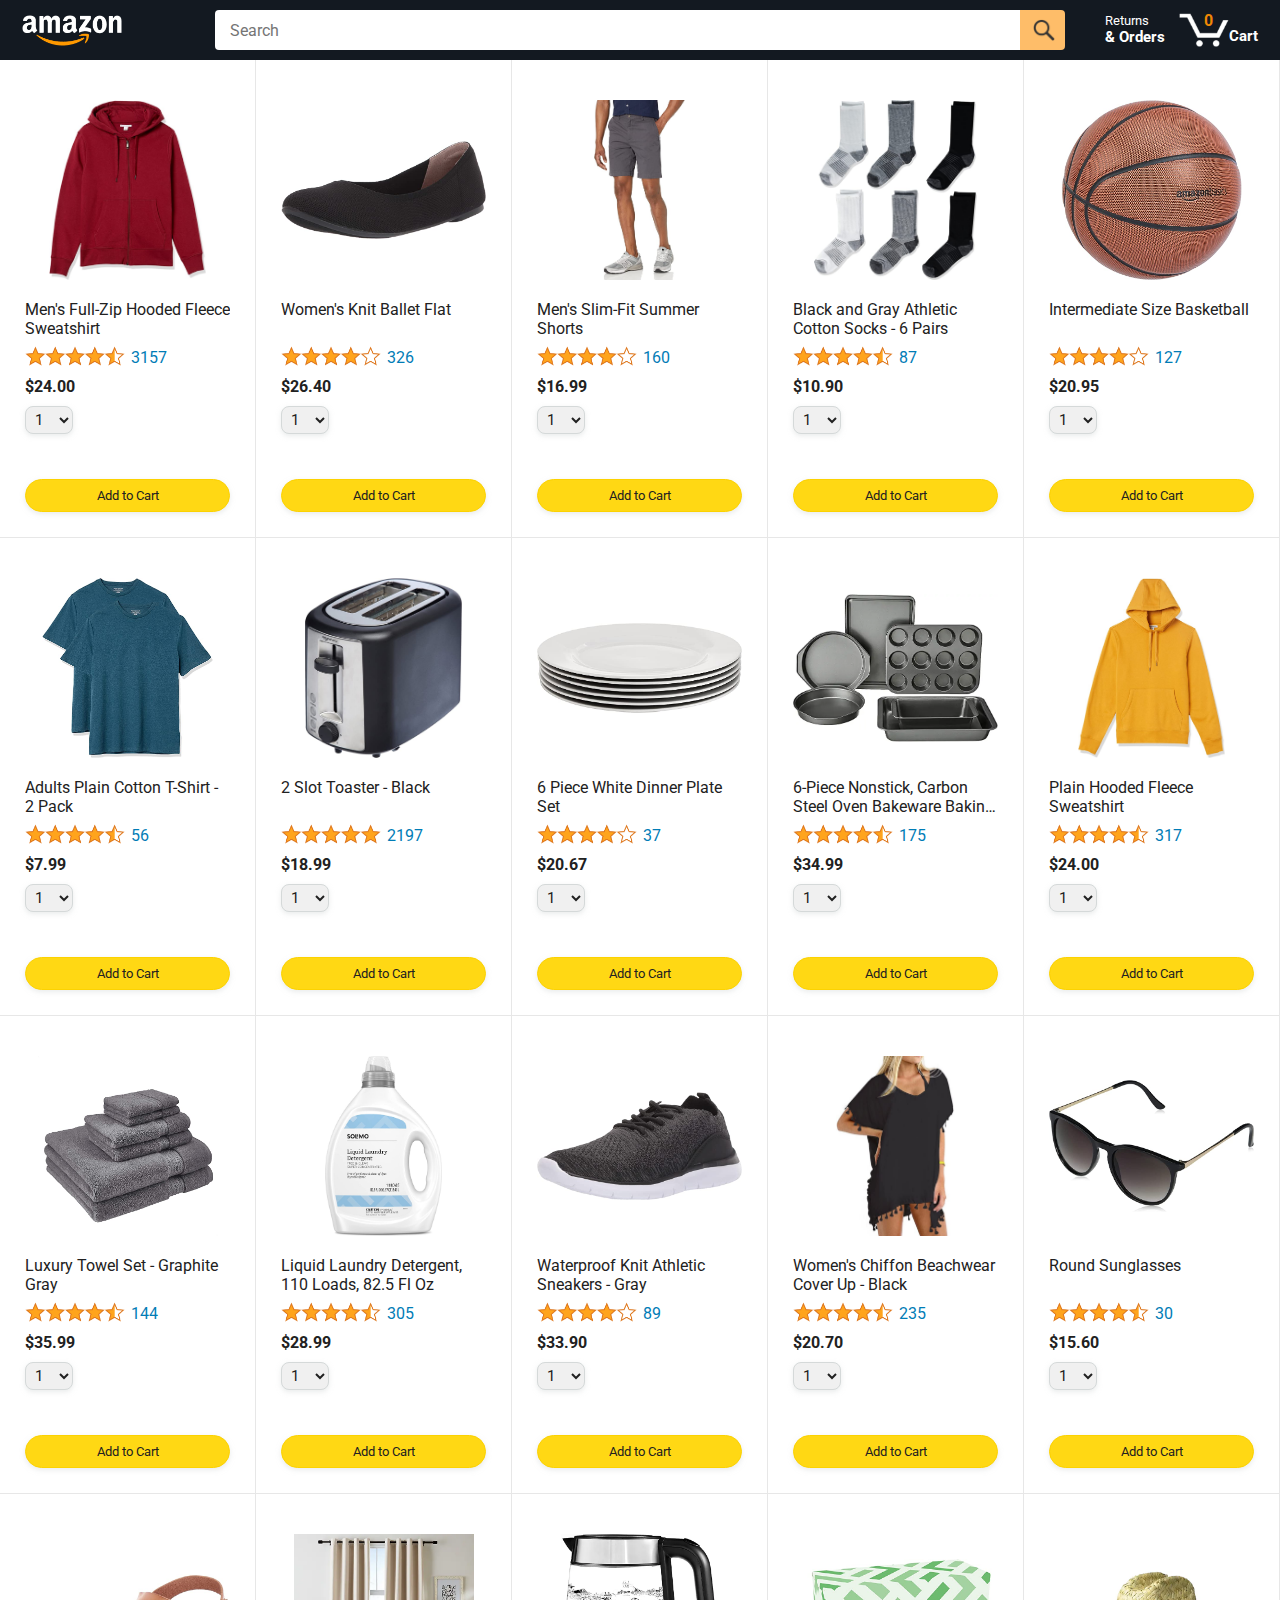
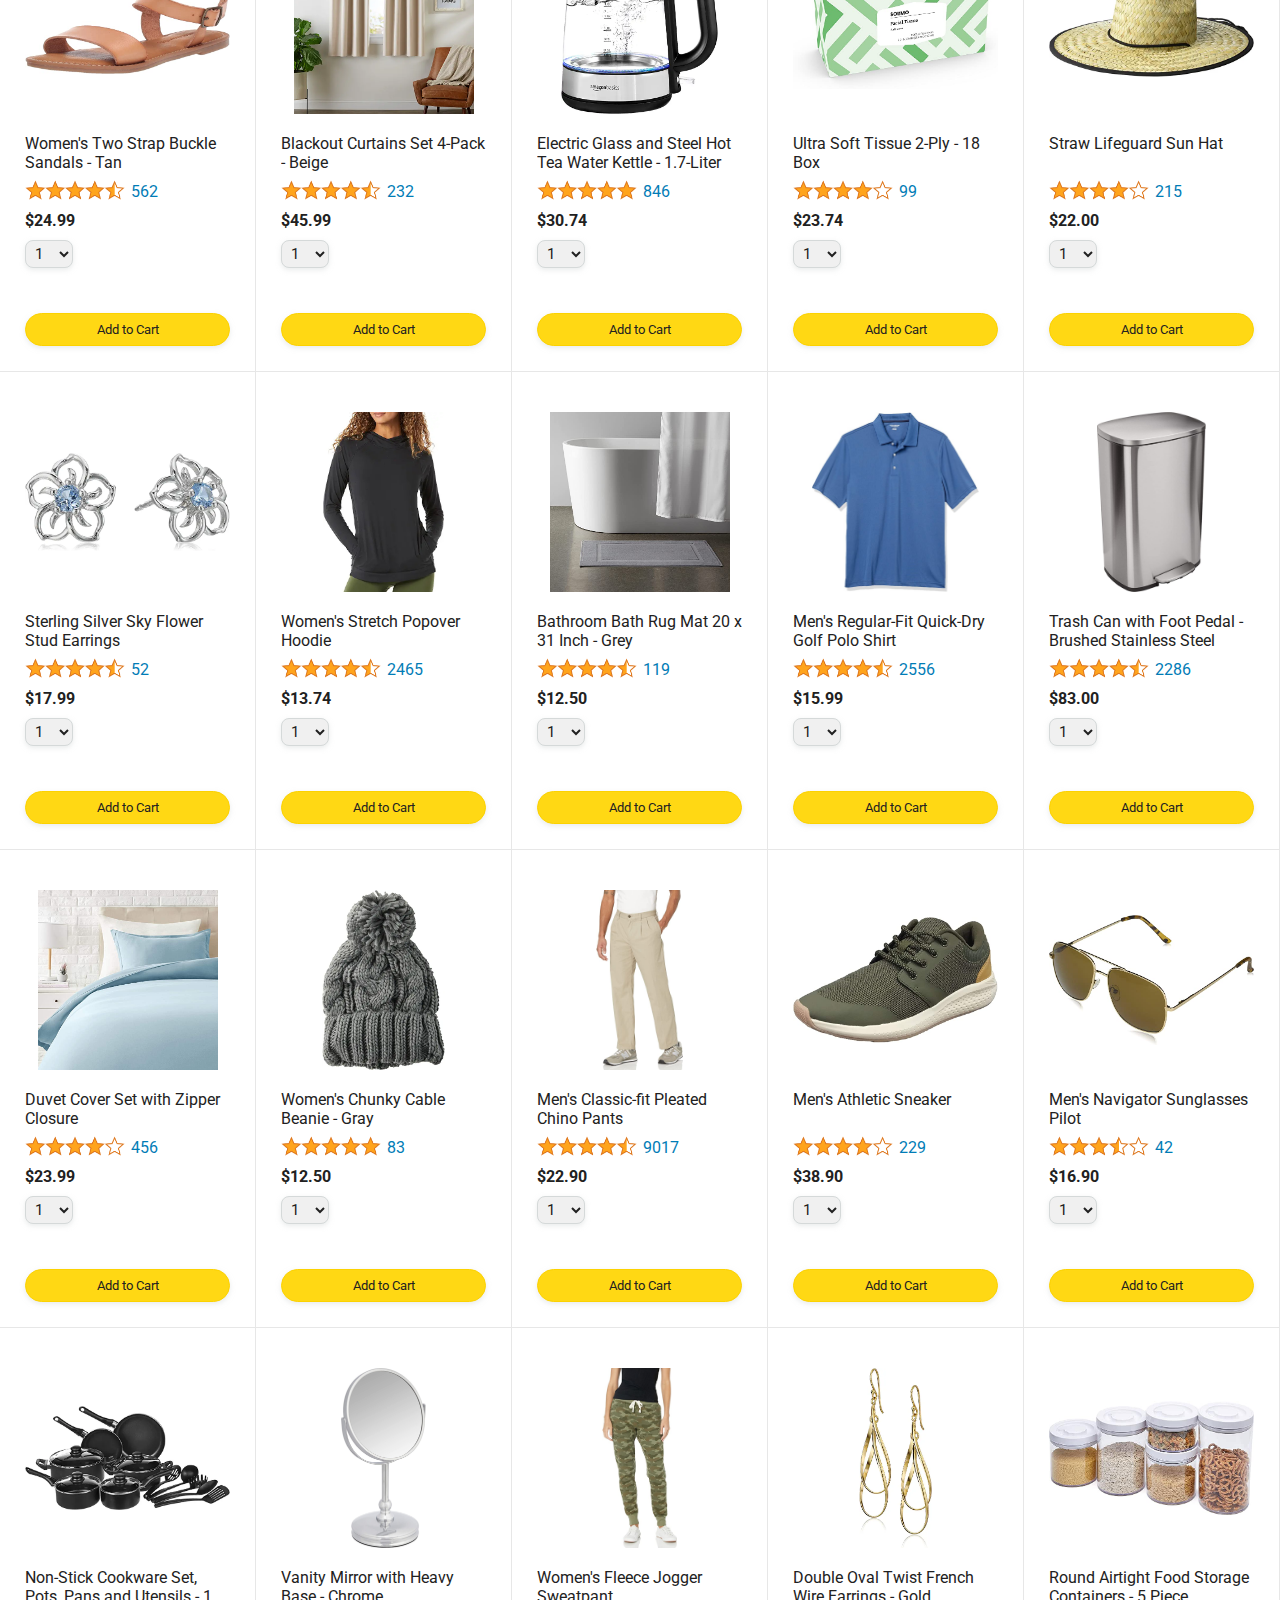
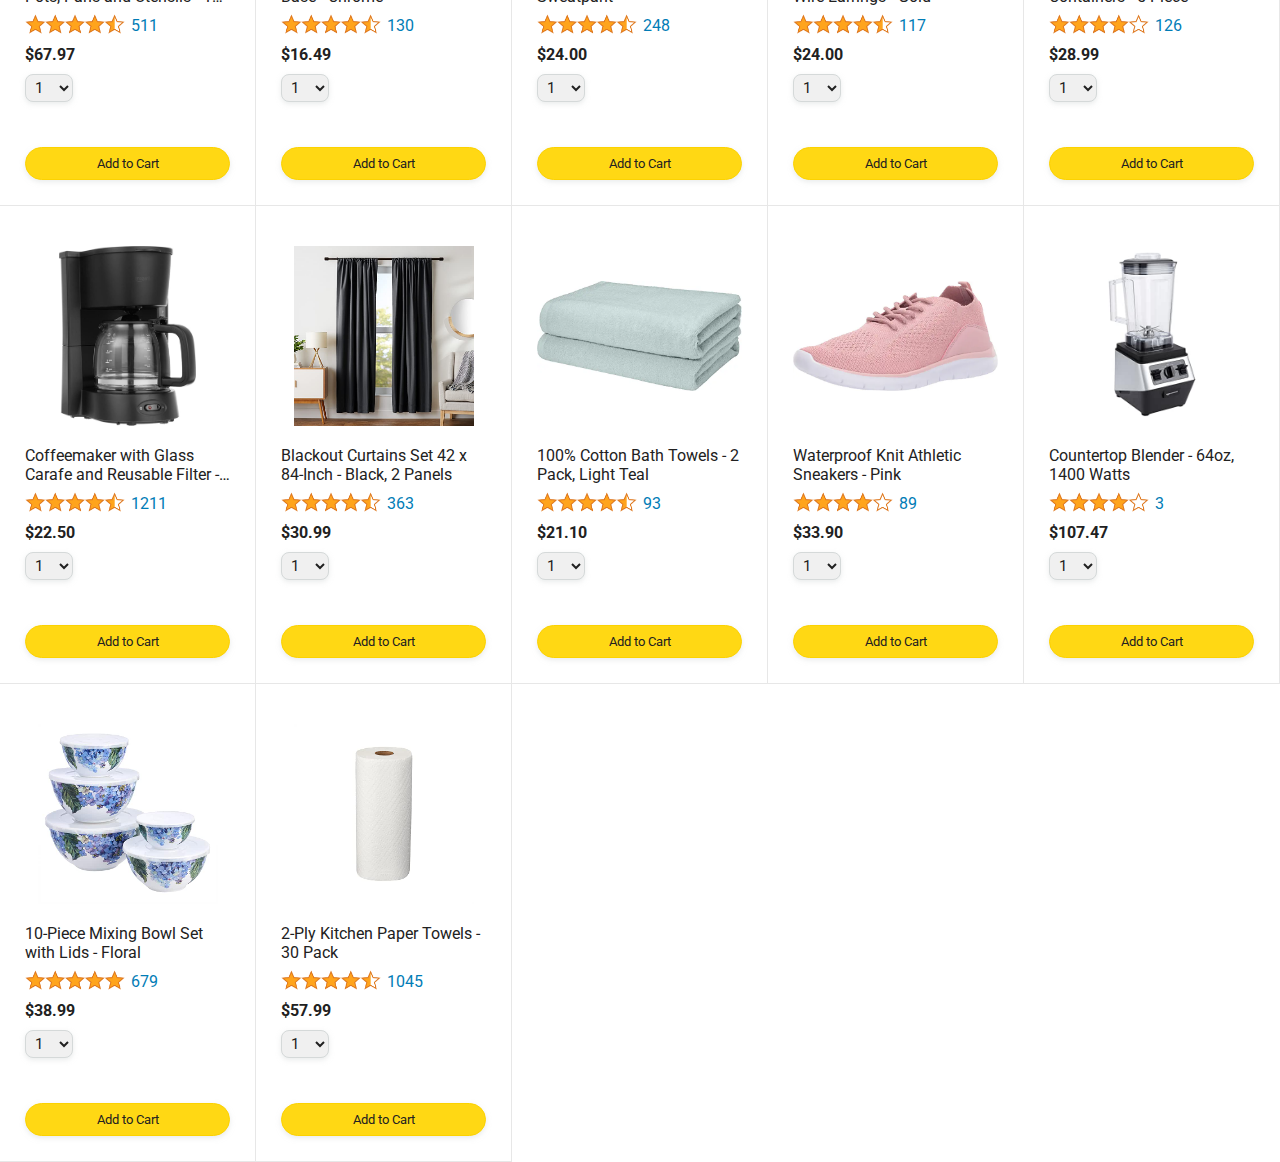
<file: index.html>
<!DOCTYPE html>
<html>
  <head>
    <title>Amazon Project</title>

    <!-- This code is needed for responsive design to work.
      (Responsive design = make the website look good on
      smaller screen sizes like a phone or a tablet). -->
    <meta name="viewport" content="width=device-width, initial-scale=1">

    <!-- Load a font called Roboto from Google Fonts. -->
    <link rel="preconnect" href="https://fonts.googleapis.com">
    <link rel="preconnect" href="https://fonts.gstatic.com" crossorigin>
    <link href="https://fonts.googleapis.com/css2?family=Roboto:wght@400;500;700&display=swap" rel="stylesheet">

    <!-- Here are the CSS files for this page. -->
    <link rel="stylesheet" href="styles/shared/general.css">
    <link rel="stylesheet" href="styles/shared/amazon-header.css">
    <link rel="stylesheet" href="styles/pages/amazon.css">
  </head>
  <body>
    
    <div class="amazon-header">
        <div class="amazon-header-left-section">
          <a href="index.html" class="header-link">
            <img class="amazon-logo"
              src="images/amazon-logo-white.png">
            <img class="amazon-mobile-logo"
              src="images/amazon-mobile-logo-white.png">
          </a>
        </div>

        <div class="amazon-header-middle-section">
          <input class="search-bar" type="text" placeholder="Search">

          <button class="search-button">
            <img class="search-icon" src="images/icons/search-icon.png">
          </button>
        </div>

        <div class="amazon-header-right-section">
          <a class="orders-link header-link" href="orders.html">
            <span class="returns-text">Returns</span>
            <span class="orders-text">& Orders</span>
          </a>

          <a class="cart-link header-link" href="checkout.html">
            <img class="cart-icon" src="images/icons/cart-icon.png">
            <div class="cart-quantity js-cart-quantity">0</div>
            <div class="cart-text">Cart</div>
          </a>
        </div>
    </div>
    
    <div class="main">
      <div class="products-grid js-products-grid">
      </div>
    </div>

            <!-- turned the cart and product into modules -->
    <!-- <script src="data/cart.js"></script> -->
    <!-- <script src="data/products.js"></script> -->
    <script type="module" src="scripts/amazon.js"></script>
    
  </body>
</html>
</file>
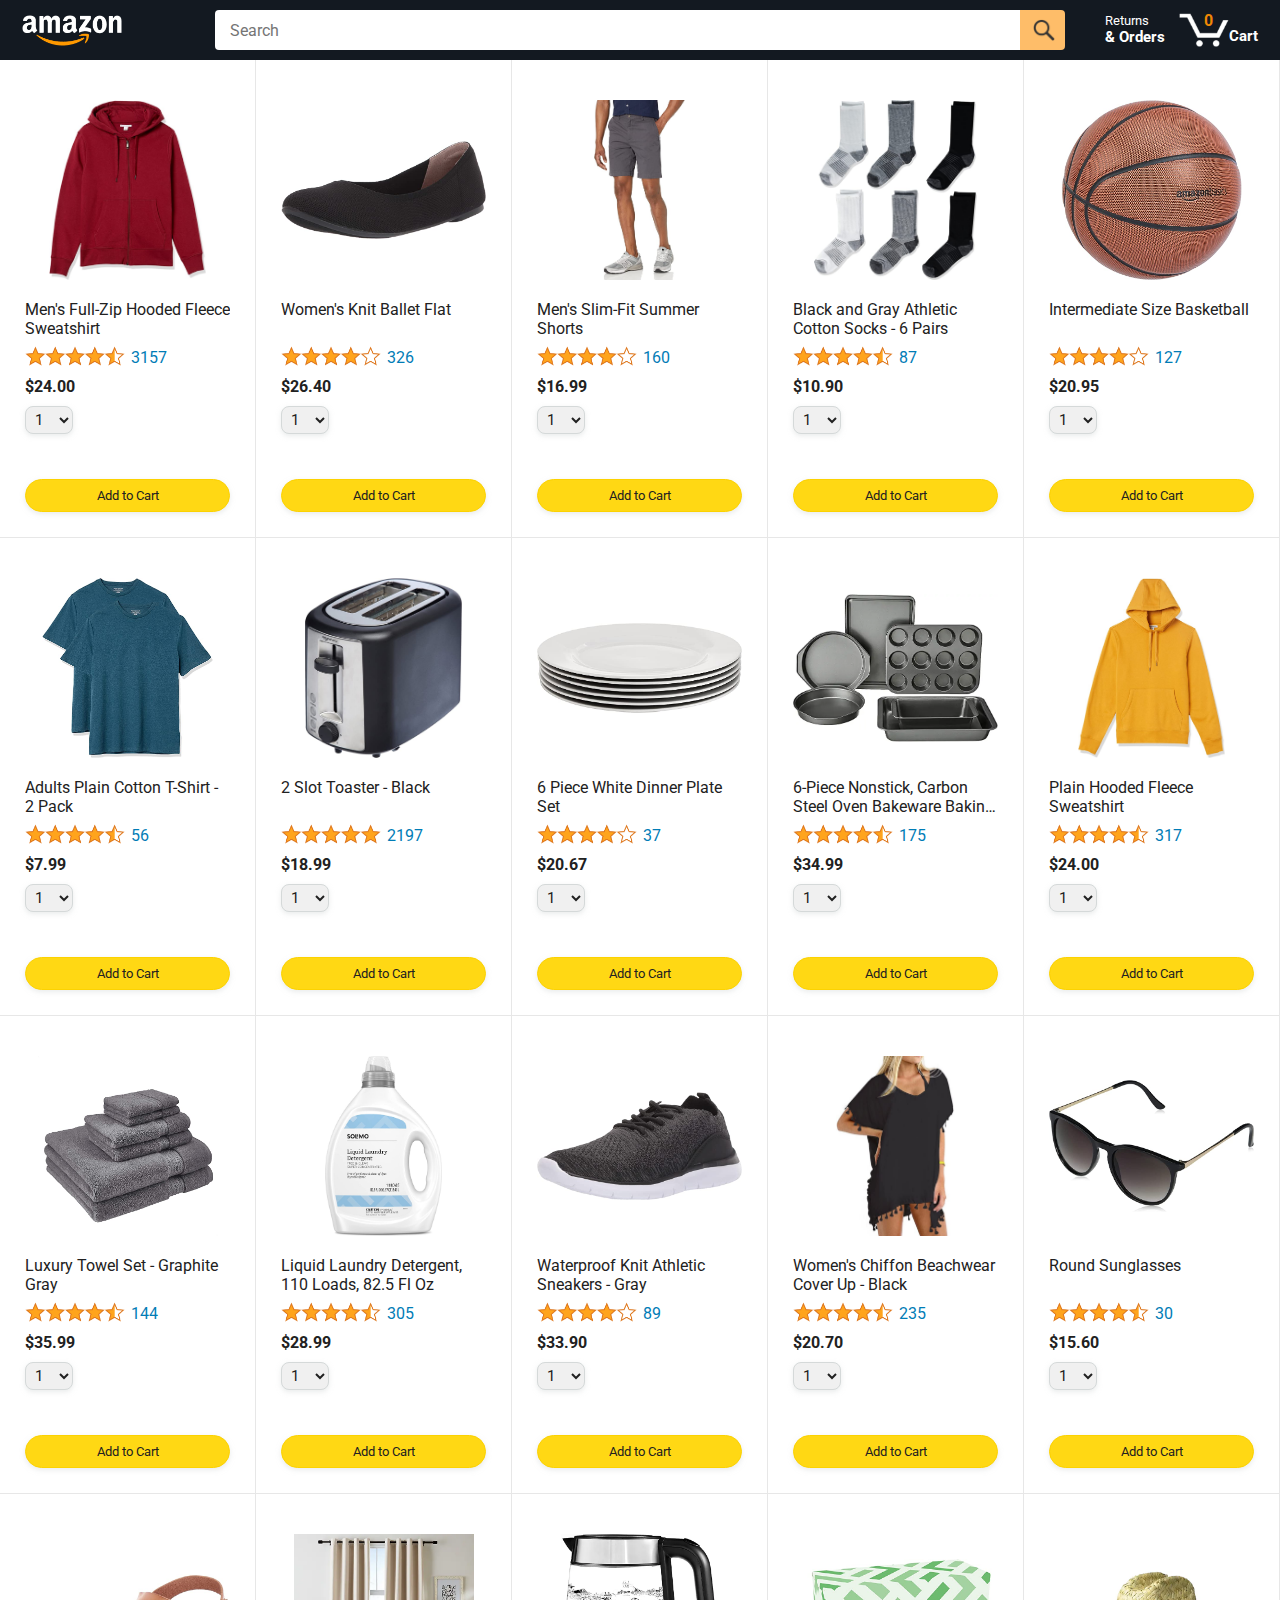
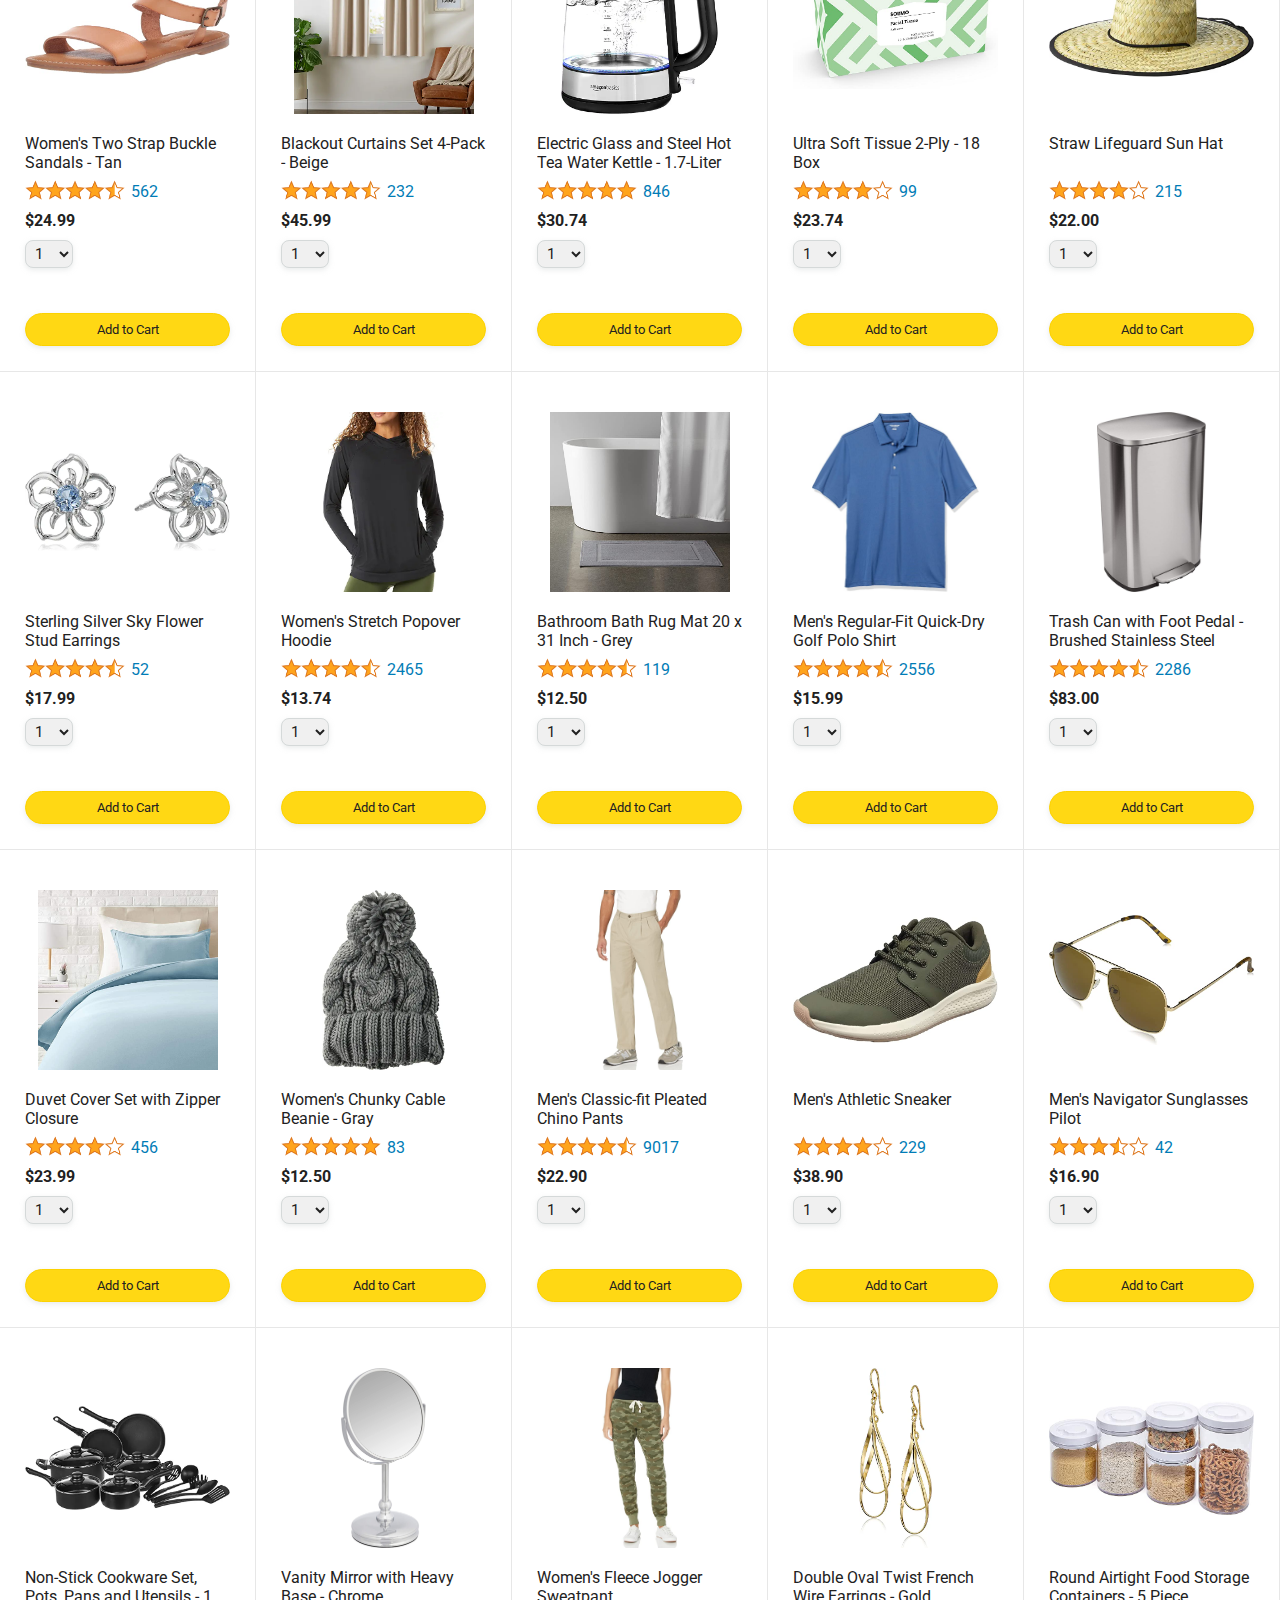
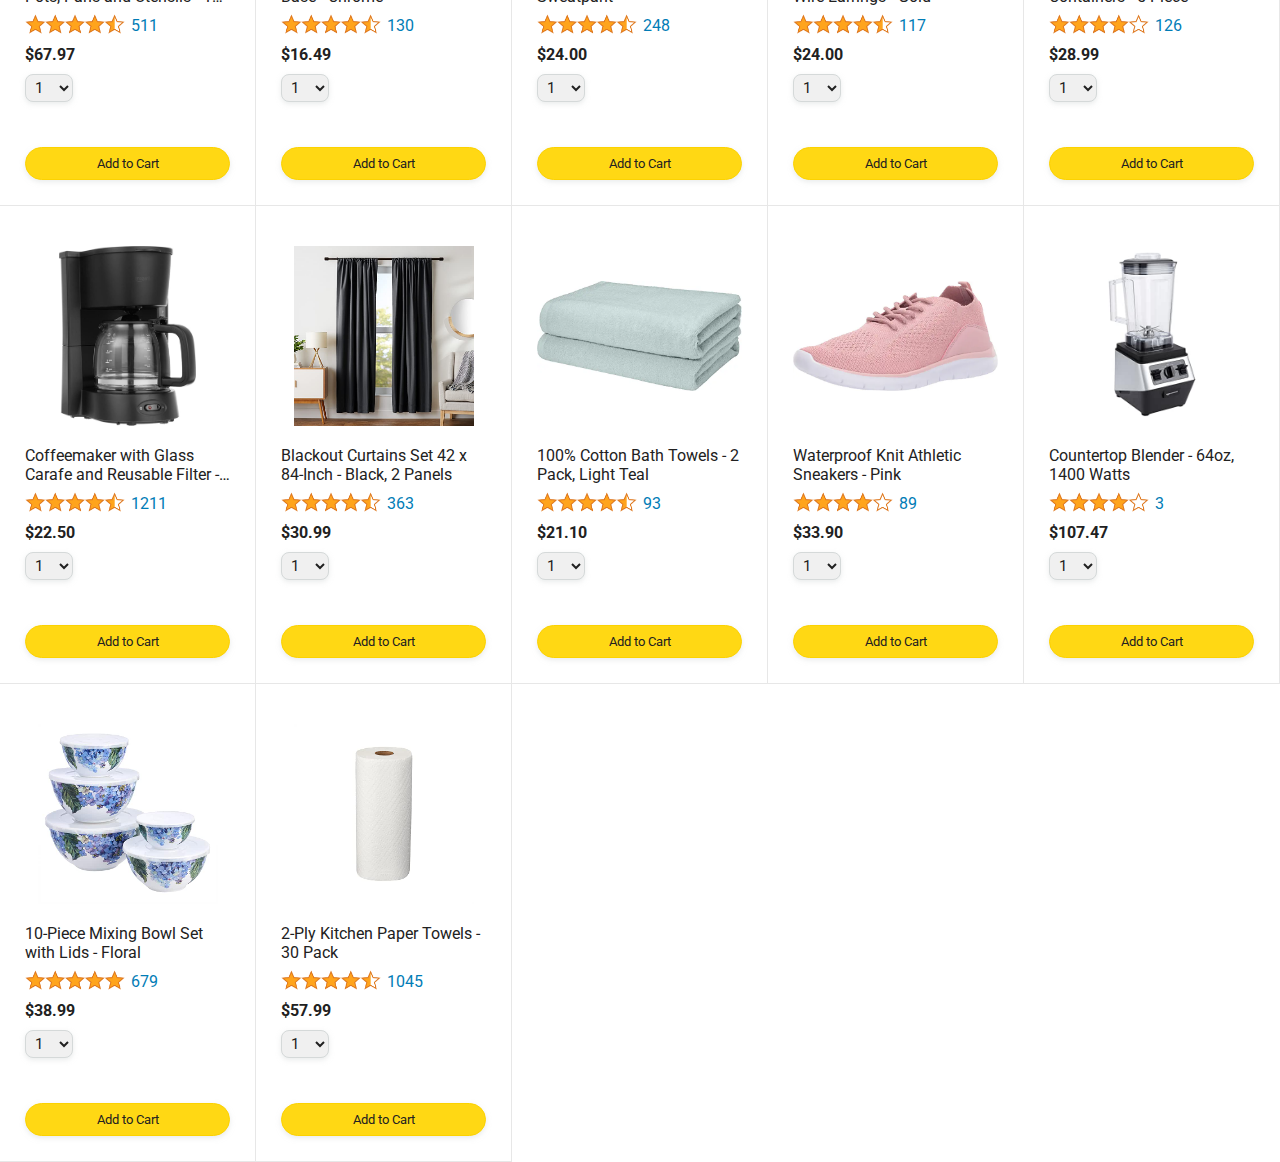
<file: amazon.html>
<!DOCTYPE html>
<html>
  <head>
    <title>Amazon Project</title>

    <!-- This code is needed for responsive design to work.
      (Responsive design = make the website look good on
      smaller screen sizes like a phone or a tablet). -->
    <meta name="viewport" content="width=device-width, initial-scale=1">

    <!-- Load a font called Roboto from Google Fonts. -->
    <link rel="preconnect" href="https://fonts.googleapis.com">
    <link rel="preconnect" href="https://fonts.gstatic.com" crossorigin>
    <link href="https://fonts.googleapis.com/css2?family=Roboto:wght@400;500;700&display=swap" rel="stylesheet">

    <!-- Here are the CSS files for this page. -->
    <link rel="stylesheet" href="styles/shared/general.css">
    <link rel="stylesheet" href="styles/shared/amazon-header.css">
    <link rel="stylesheet" href="styles/pages/amazon.css">
  </head>
  <body>
    
    <div class="amazon-header">
        <div class="amazon-header-left-section">
          <a href="amazon.html" class="header-link">
            <img class="amazon-logo"
              src="images/amazon-logo-white.png">
            <img class="amazon-mobile-logo"
              src="images/amazon-mobile-logo-white.png">
          </a>
        </div>

        <div class="amazon-header-middle-section">
          <input class="search-bar" type="text" placeholder="Search">

          <button class="search-button">
            <img class="search-icon" src="images/icons/search-icon.png">
          </button>
        </div>

        <div class="amazon-header-right-section">
          <a class="orders-link header-link" href="orders.html">
            <span class="returns-text">Returns</span>
            <span class="orders-text">& Orders</span>
          </a>

          <a class="cart-link header-link" href="checkout.html">
            <img class="cart-icon" src="images/icons/cart-icon.png">
            <div class="cart-quantity js-cart-quantity">0</div>
            <div class="cart-text">Cart</div>
          </a>
        </div>
    </div>
    
    <div class="main">
      <div class="products-grid js-products-grid">
      </div>
    </div>

            <!-- turned the cart and product into modules -->
    <!-- <script src="data/cart.js"></script> -->
    <!-- <script src="data/products.js"></script> -->
    <script type="module" src="scripts/amazon.js"></script>
    
  </body>
</html>
</file>
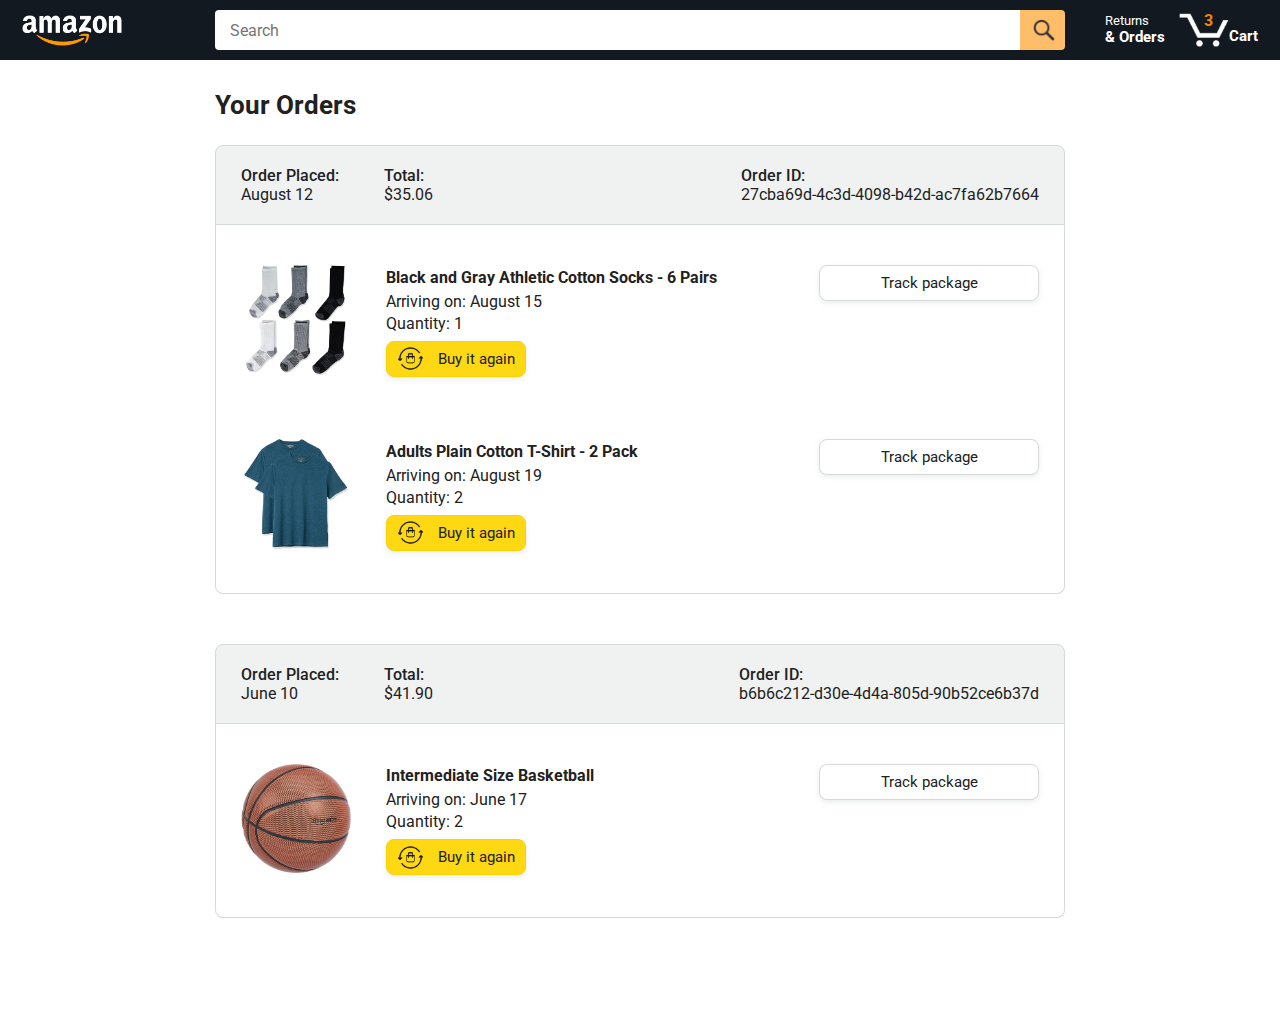
<file: orders.html>
<!DOCTYPE html>
<html>
  <head>
    <title>Orders</title>

    <!-- This code is needed for responsive design to work.
      (Responsive design = make the website look good on
      smaller screen sizes like a phone or a tablet). -->
    <meta name="viewport" content="width=device-width, initial-scale=1">

    <!-- Load a font called Roboto from Google Fonts. -->
    <link rel="preconnect" href="https://fonts.googleapis.com">
    <link rel="preconnect" href="https://fonts.gstatic.com" crossorigin>
    <link href="https://fonts.googleapis.com/css2?family=Roboto:wght@400;500;700&display=swap" rel="stylesheet">

    <!-- Here are the CSS files for this page. -->
    <link rel="stylesheet" href="styles/shared/general.css">
    <link rel="stylesheet" href="styles/shared/amazon-header.css">
    <link rel="stylesheet" href="styles/pages/orders.css">
  </head>
  <body>
    <div class="amazon-header">
      <div class="amazon-header-left-section">
        <a href="amazon.html" class="header-link">
          <img class="amazon-logo"
            src="images/amazon-logo-white.png">
          <img class="amazon-mobile-logo"
            src="images/amazon-mobile-logo-white.png">
        </a>
      </div>

      <div class="amazon-header-middle-section">
        <input class="search-bar" type="text" placeholder="Search">

        <button class="search-button">
          <img class="search-icon" src="images/icons/search-icon.png">
        </button>
      </div>

      <div class="amazon-header-right-section">
        <a class="orders-link header-link" href="orders.html">
          <span class="returns-text">Returns</span>
          <span class="orders-text">& Orders</span>
        </a>

        <a class="cart-link header-link" href="checkout.html">
          <img class="cart-icon" src="images/icons/cart-icon.png">
          <div class="cart-quantity">3</div>
          <div class="cart-text">Cart</div>
        </a>
      </div>
    </div>

    <div class="main">
      <div class="page-title">Your Orders</div>

      <div class="orders-grid">
        <div class="order-container">
          
          <div class="order-header">
            <div class="order-header-left-section">
              <div class="order-date">
                <div class="order-header-label">Order Placed:</div>
                <div>August 12</div>
              </div>
              <div class="order-total">
                <div class="order-header-label">Total:</div>
                <div>$35.06</div>
              </div>
            </div>

            <div class="order-header-right-section">
              <div class="order-header-label">Order ID:</div>
              <div>27cba69d-4c3d-4098-b42d-ac7fa62b7664</div>
            </div>
          </div>

          <div class="order-details-grid">
            <div class="product-image-container">
              <img src="images/products/athletic-cotton-socks-6-pairs.jpg">
            </div>

            <div class="product-details">
              <div class="product-name">
                Black and Gray Athletic Cotton Socks - 6 Pairs
              </div>
              <div class="product-delivery-date">
                Arriving on: August 15
              </div>
              <div class="product-quantity">
                Quantity: 1
              </div>
              <button class="buy-again-button button-primary">
                <img class="buy-again-icon" src="images/icons/buy-again.png">
                <span class="buy-again-message">Buy it again</span>
              </button>
            </div>

            <div class="product-actions">
              <a href="tracking.html">
                <button class="track-package-button button-secondary">
                  Track package
                </button>
              </a>
            </div>

            <div class="product-image-container">
              <img src="images/products/adults-plain-cotton-tshirt-2-pack-teal.jpg">
            </div>

            <div class="product-details">
              <div class="product-name">
                Adults Plain Cotton T-Shirt - 2 Pack
              </div>
              <div class="product-delivery-date">
                Arriving on: August 19
              </div>
              <div class="product-quantity">
                Quantity: 2
              </div>
              <button class="buy-again-button button-primary">
                <img class="buy-again-icon" src="images/icons/buy-again.png">
                <span class="buy-again-message">Buy it again</span>
              </button>
            </div>

            <div class="product-actions">
              <a href="tracking.html">
                <button class="track-package-button button-secondary">
                  Track package
                </button>
              </a>
            </div>
          </div>
        </div>

        <div class="order-container">

          <div class="order-header">
            <div class="order-header-left-section">
              <div class="order-date">
                <div class="order-header-label">Order Placed:</div>
                <div>June 10</div>
              </div>
              <div class="order-total">
                <div class="order-header-label">Total:</div>
                <div>$41.90</div>
              </div>
            </div>

            <div class="order-header-right-section">
              <div class="order-header-label">Order ID:</div>
              <div>b6b6c212-d30e-4d4a-805d-90b52ce6b37d</div>
            </div>
          </div>

          <div class="order-details-grid">
            <div class="product-image-container">
              <img src="images/products/intermediate-composite-basketball.jpg">
            </div>

            <div class="product-details">
              <div class="product-name">
                Intermediate Size Basketball
              </div>
              <div class="product-delivery-date">
                Arriving on: June 17
              </div>
              <div class="product-quantity">
                Quantity: 2
              </div>
              <button class="buy-again-button button-primary">
                <img class="buy-again-icon" src="images/icons/buy-again.png">
                <span class="buy-again-message">Buy it again</span>
              </button>
            </div>

            <div class="product-actions">
              <a href="tracking.html">
                <button class="track-package-button button-secondary">
                  Track package
                </button>
              </a>
            </div>
          </div>
        </div>
      </div>
    </div>
  </body>
</html>
</file>
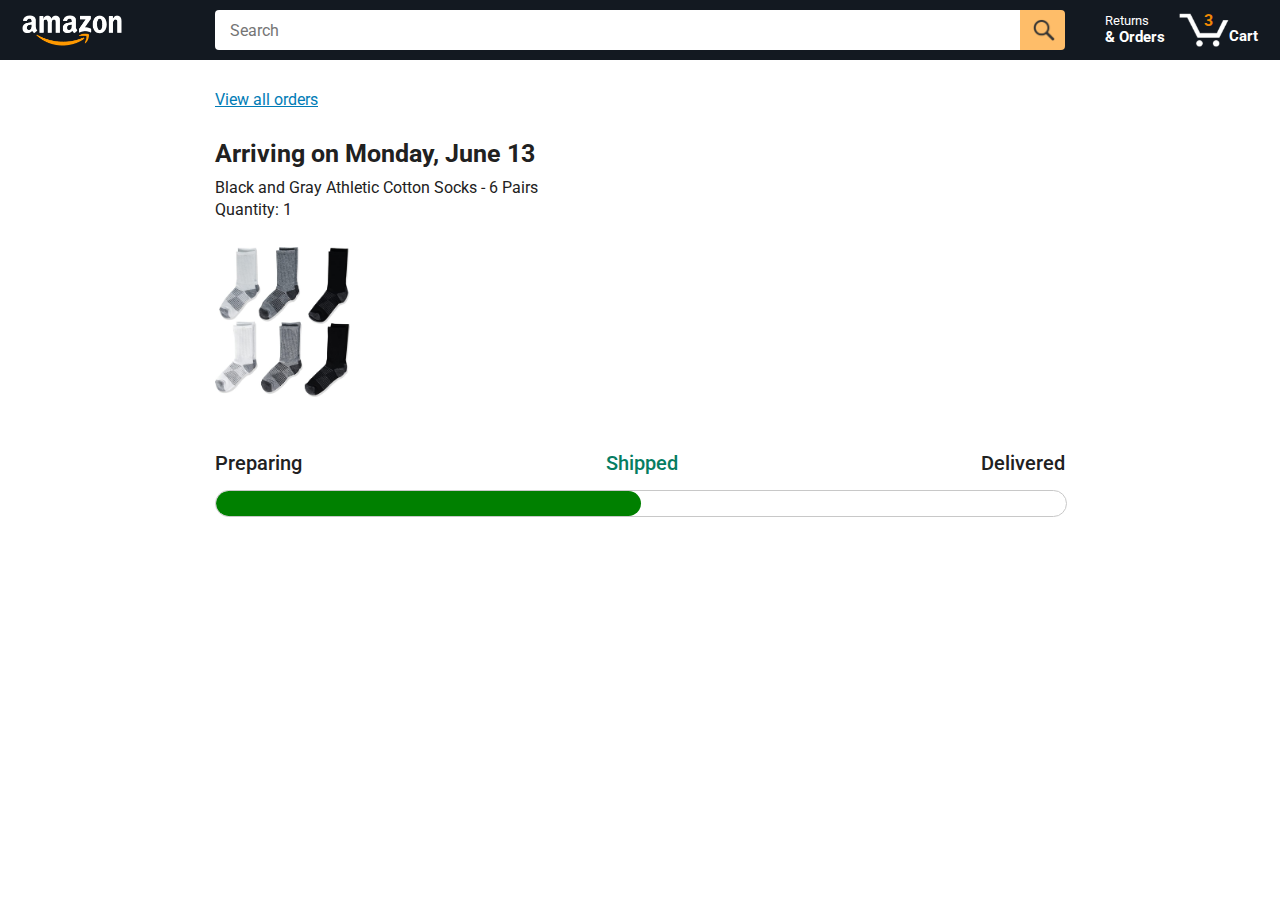
<file: tracking.html>
<!DOCTYPE html>
<html>
  <head>
    <title>Tracking</title>

    <!-- This code is needed for responsive design to work.
      (Responsive design = make the website look good on
      smaller screen sizes like a phone or a tablet). -->
    <meta name="viewport" content="width=device-width, initial-scale=1">

    <!-- Load a font called Roboto from Google Fonts. -->
    <link rel="preconnect" href="https://fonts.googleapis.com">
    <link rel="preconnect" href="https://fonts.gstatic.com" crossorigin>
    <link href="https://fonts.googleapis.com/css2?family=Roboto:wght@400;500;700&display=swap" rel="stylesheet">

    <!-- Here are the CSS files for this page. -->
    <link rel="stylesheet" href="styles/shared/general.css">
    <link rel="stylesheet" href="styles/shared/amazon-header.css">
    <link rel="stylesheet" href="styles/pages/tracking.css">
  </head>
  <body>
    <div class="amazon-header">
      <div class="amazon-header-left-section">
        <a href="amazon.html" class="header-link">
          <img class="amazon-logo"
            src="images/amazon-logo-white.png">
          <img class="amazon-mobile-logo"
            src="images/amazon-mobile-logo-white.png">
        </a>
      </div>

      <div class="amazon-header-middle-section">
        <input class="search-bar" type="text" placeholder="Search">

        <button class="search-button">
          <img class="search-icon" src="images/icons/search-icon.png">
        </button>
      </div>

      <div class="amazon-header-right-section">
        <a class="orders-link header-link" href="orders.html">
          <span class="returns-text">Returns</span>
          <span class="orders-text">& Orders</span>
        </a>

        <a class="cart-link header-link" href="checkout.html">
          <img class="cart-icon" src="images/icons/cart-icon.png">
          <div class="cart-quantity">3</div>
          <div class="cart-text">Cart</div>
        </a>
      </div>
    </div>

    <div class="main">
      <div class="order-tracking">
        <a class="back-to-orders-link link-primary" href="orders.html">
          View all orders
        </a>

        <div class="delivery-date">
          Arriving on Monday, June 13
        </div>

        <div class="product-info">
          Black and Gray Athletic Cotton Socks - 6 Pairs
        </div>

        <div class="product-info">
          Quantity: 1
        </div>

        <img class="product-image" src="images/products/athletic-cotton-socks-6-pairs.jpg">

        <div class="progress-labels-container">
          <div class="progress-label">
            Preparing
          </div>
          <div class="progress-label current-status">
            Shipped
          </div>
          <div class="progress-label">
            Delivered
          </div>
        </div>

        <div class="progress-bar-container">
          <div class="progress-bar"></div>
        </div>
      </div>
    </div>
  </body>
</html>
</file>
<file: styles/shared/general.css>
body {
  font-family: Roboto, Arial;
  color: rgb(33, 33, 33);
  /* The <body> element has a default margin of 8px
     on all sides. This removes the default margins. */
  margin: 0;
}

/* <p> elements have a default margin on the top
   and bottom. This removes the default margins. */
p {
  margin: 0;
}

button {
  cursor: pointer;
}

select {
  cursor: pointer;
}

input, select, button {
  font-family: Roboto, Arial;
}

.button-primary {
  color: rgb(33, 33, 33);
  background-color: rgb(255, 216, 20);
  border: 1px solid rgb(252, 210, 0);
  border-radius: 8px;
  cursor: pointer;
  box-shadow: 0 2px 5px rgba(213, 217, 217, 0.5);
}

.button-primary:hover {
  background-color: rgb(247, 202, 0);
  border: 1px solid rgb(242, 194, 0);
}

.button-primary:active {
  background: rgb(255, 216, 20);
  border-color: rgb(252, 210, 0);
  box-shadow: none;
}

.button-secondary {
  color: rgb(33, 33, 33);
  background: white;
  border: 1px solid rgb(213, 217, 217);
  border-radius: 8px;
  cursor: pointer;
  box-shadow: 0 2px 5px rgba(213, 217, 217, 0.5);
}

.button-secondary:hover {
  background-color: rgb(247, 250, 250);
}

.button-secondary:active {
  background-color: rgb(237, 253, 255);
  box-shadow: none;
}

/* These styles will limit text to 2 lines. Anything
   beyond 2 lines will be replaced with "..."
   You can find this code by using an A.I. tool or by
   searching in Google.
   https://css-tricks.com/almanac/properties/l/line-clamp/ */
.limit-text-to-2-lines {
  display: -webkit-box;
  -webkit-line-clamp: 2;
  -webkit-box-orient: vertical;
  overflow: hidden;
}

.link-primary {
  color: rgb(1, 124, 182);
  cursor: pointer;
}

.link-primary:hover {
  color: rgb(196, 80, 0);
}

/* Styles for dropdown selectors. */
select {
  color: rgb(33, 33, 33);
  background-color: rgb(240, 240, 240);
  border: 1px solid rgb(213, 217, 217);
  border-radius: 8px;
  padding: 3px 5px;
  font-size: 15px;
  cursor: pointer;
  box-shadow: 0 2px 5px rgba(213, 217, 217, 0.5);
}

select:focus,
input:focus {
  outline: 2px solid rgb(255, 153, 0);
}
</file>
<file: styles/shared/amazon-header.css>
.amazon-header {
  background-color: rgb(19, 25, 33);
  color: white;
  padding-left: 15px;
  padding-right: 15px;

  display: flex;
  align-items: center;
  justify-content: space-between;

  position: fixed;
  top: 0;
  left: 0;
  right: 0;
  height: 60px;
}

.amazon-header-left-section {
  width: 180px;
}

@media (max-width: 800px) {
  .amazon-header-left-section {
    width: unset;
  }
}

.header-link {
  display: inline-block;
  padding: 6px;
  border-radius: 2px;
  cursor: pointer;
  text-decoration: none;
  border: 1px solid rgba(0, 0, 0, 0);
}

.header-link:hover {
  border: 1px solid white;
}

.amazon-logo {
  width: 100px;
  margin-top: 5px;
}

.amazon-mobile-logo {
  display: none;
}

@media (max-width: 575px) {
  .amazon-logo {
    display: none;
  }

  .amazon-mobile-logo {
    display: block;
    height: 35px;
    margin-top: 5px;
  }
}

.amazon-header-middle-section {
  flex: 1;
  max-width: 850px;
  margin-left: 10px;
  margin-right: 10px;
  display: flex;
}

.search-bar {
  flex: 1;
  width: 0;
  font-size: 16px;
  height: 38px;
  padding-left: 15px;
  border: none;
  /* border-top-left-radius: 4px;
  border-bottom-left-radius: 4px;
  border-top-right-radius: 0;
  border-bottom-right-radius: 0; */
  border-radius: 4px 0px 0px 4px;
}

.search-button {
  background-color: rgb(254, 189, 105);
  border: none;
  width: 45px;
  height: 40px;
  border-top-right-radius: 4px;
  border-bottom-right-radius: 4px;
  flex-shrink: 0;
}

.search-icon {
  height: 22px;
  margin-left: 2px;
  margin-top: 3px;
}

.amazon-header-right-section {
  width: 180px;
  flex-shrink: 0;
  display: flex;
  justify-content: end;
}

.orders-link {
  color: white;
}

.returns-text {
  display: block;
  font-size: 13px;
}

.orders-text {
  display: block;
  font-size: 15px;
  font-weight: 700;
}

.cart-link {
  color: white;
  display: flex;
  align-items: center;
  position: relative;
}

.cart-icon {
  width: 50px;
}

.cart-text {
  margin-top: 12px;
  font-size: 15px;
  font-weight: 700;
}

.cart-quantity {
  color: rgb(240, 136, 4);
  font-size: 16px;
  font-weight: 700;

  position: absolute;
  top: 4px;
  left: 22px;
  
  width: 26px;
  text-align: center;
}
</file>
<file: styles/pages/amazon.css>
.main {
  margin-top: 60px;
}

.products-grid {
  display: grid;

  /* - In CSS Grid, 1fr means a column will take up the
       remaining space in the grid.
     - If we write 1fr 1fr ... 1fr; 8 times, this will
       divide the grid into 8 columns, each taking up an
       equal amount of the space.
     - repeat(8, 1fr); is a shortcut for repeating "1fr"
       8 times (instead of typing out "1fr" 8 times).
       repeat(...) is a special property that works with
       display: grid; */
  grid-template-columns: repeat(8, 1fr);
}

/* @media is used to create responsive design (making the
   website look good on any screen size). This @media
   means when the screen width is 2000px or less, we
   will divide the grid into 7 columns instead of 8. */
@media (max-width: 2000px) {
  .products-grid {
    grid-template-columns: repeat(7, 1fr);
  }
}

/* This @media means when the screen width is 1600px or
   less, we will divide the grid into 6 columns. */
@media (max-width: 1600px) {
  .products-grid {
    grid-template-columns: repeat(6, 1fr);
  }
}

@media (max-width: 1300px) {
  .products-grid {
    grid-template-columns: repeat(5, 1fr);
  }
}

@media (max-width: 1000px) {
  .products-grid {
    grid-template-columns: repeat(4, 1fr);
  }
}

@media (max-width: 800px) {
  .products-grid {
    grid-template-columns: repeat(3, 1fr);
  }
}

@media (max-width: 575px) {
  .products-grid {
    grid-template-columns: repeat(2, 1fr);
  }
}

@media (max-width: 450px) {
  .products-grid {
    grid-template-columns: 1fr;
  }
}

.product-container {
  padding-top: 40px;
  padding-bottom: 25px;
  padding-left: 25px;
  padding-right: 25px;

  border-right: 1px solid rgb(231, 231, 231);
  border-bottom: 1px solid rgb(231, 231, 231);

  display: flex;
  flex-direction: column;
}

.product-image-container {
  display: flex;
  justify-content: center;
  align-items: center;

  height: 180px;
  margin-bottom: 20px;
}

.product-image {
  /* Images will overflow their container by default. To
    prevent this, we set max-width and max-height to 100%
    so they stay inside their container. */
  max-width: 100%;
  max-height: 100%;
}

.product-name {
  height: 40px;
  margin-bottom: 5px;
}

.product-rating-container {
  display: flex;
  align-items: center;
  margin-bottom: 10px;
}

.product-rating-stars {
  width: 100px;
  margin-right: 6px;
}

.product-rating-count {
  color: rgb(1, 124, 182);
  cursor: pointer;
  margin-top: 3px;
}

.product-price {
  font-weight: 700;
  margin-bottom: 10px;
}

.product-quantity-container {
  margin-bottom: 17px;
}

.product-spacer {
  flex: 1;
}

.added-to-cart {
  color: rgb(6, 125, 98);
  font-size: 16px;

  display: flex;
  align-items: center;
  margin-bottom: 8px;

  /* At first, the "Added to cart" message will
     be invisible. Use JavaScript to change the
     opacity and make it visible. */
  opacity: 0;
}

.added-to-cart img {
  height: 20px;
  margin-right: 5px;
}

.add-to-cart-button {
  width: 100%;
  padding: 8px;
  border-radius: 50px;
}
</file>
<file: styles/pages/orders.css>
.main {
  max-width: 850px;
  margin-top: 90px;
  margin-bottom: 100px;
  padding-left: 20px;
  padding-right: 20px;

  /* margin-left: auto;
     margin-right auto;
     Is a trick for centering an element horizontally
     without needing a container. */
  margin-left: auto;
  margin-right: auto;
}

.page-title {
  font-weight: 700;
  font-size: 26px;
  margin-bottom: 25px;
}

.orders-grid {
  display: grid;
  grid-template-columns: 1fr;
  row-gap: 50px;
}

.order-header {
  background-color: rgb(240, 242, 242);
  border: 1px solid rgb(213, 217, 217);

  display: flex;
  align-items: center;
  justify-content: space-between;

  padding: 20px 25px;
  border-top-left-radius: 8px;
  border-top-right-radius: 8px;
}

.order-header-left-section {
  display: flex;
  flex-shrink: 0;
}

.order-header-label {
  font-weight: 500;
}

.order-date,
.order-total {
  margin-right: 45px;
}

.order-header-right-section {
  flex-shrink: 1;
}

@media (max-width: 575px) {
  .order-header {
    flex-direction: column;
    align-items: start;
    line-height: 23px;
    padding: 15px;
  }

  .order-header-left-section {
    flex-direction: column;
  }

  .order-header-label {
    margin-right: 5px;
  }

  .order-date,
  .order-total {
    display: grid;
    grid-template-columns: auto 1fr;
    margin-right: 0;
  }

  .order-header-right-section {
    display: grid;
    grid-template-columns: auto 1fr;
  }
}

.order-details-grid {
  padding: 40px 25px;
  border: 1px solid rgb(213, 217, 217);
  border-top: none;
  border-bottom-left-radius: 8px;
  border-bottom-right-radius: 8px;

  display: grid;
  grid-template-columns: 110px 1fr 220px;
  column-gap: 35px;
  row-gap: 60px;
  align-items: center;
}

@media (max-width: 800px) {
  .order-details-grid {
    grid-template-columns: 110px 1fr;
    row-gap: 0;
    padding-bottom: 8px;
  }
}

@media (max-width: 450px) {
  .order-details-grid {
    grid-template-columns: 1fr;
  }
}

.product-image-container {
  text-align: center;
}

.product-image-container img {
  max-width: 110px;
  max-height: 110px;
}

.product-name {
  font-weight: 700;
  margin-bottom: 5px;
}

.product-delivery-date {
  margin-bottom: 3px;
}

.product-quantity {
  margin-bottom: 8px;
}

.buy-again-button {
  font-size: 15px;
  width: 140px;
  height: 36px;
  border-radius: 8px;

  display: flex;
  align-items: center;
  justify-content: center;
}

.buy-again-icon {
  width: 25px;
  margin-right: 15px;
}

.product-actions {
  align-self: start;
}

.track-package-button {
  width: 100%;
  font-size: 15px;
  padding: 8px;
}

@media (max-width: 800px) {
  .buy-again-button {
    margin-bottom: 10px;
  }

  .product-actions {
    /* grid-column: 2 means this element will be placed
       in column 2 in the grid. (Normally, the column that
       an element is placed in is determined by the order
       of the elements in the HTML. grid-column overrides
       this default ordering). */
    grid-column: 2;
    margin-bottom: 30px;
  }

  .track-package-button {
    width: 140px;
  }
}

@media (max-width: 450px) {
  .product-image-container {
    text-align: center;
    margin-bottom: 25px;
  }

  .product-image-container img {
    max-width: 150px;
    max-height: 150px;
  }

  .product-name {
    margin-bottom: 10px;
  }

  .product-quantity {
    margin-bottom: 15px;
  }

  .buy-again-button {
    width: 100%;
    margin-bottom: 15px;
  }

  .product-actions {
    /* grid-column: auto; undos grid-column: 2; from above.
       This element will now be placed in its normal column
       in the grid. */
    grid-column: auto;
    margin-bottom: 70px;
  }

  .track-package-button {
    width: 100%;
    padding: 12px;
  }
}
</file>
<file: styles/pages/tracking.css>
.main {
  max-width: 850px;
  margin-top: 90px;
  margin-bottom: 100px;
  padding-left: 30px;
  padding-right: 30px;

  /* margin-left: auto;
     margin-right auto;
     Is a trick for centering an element horizontally
     without needing a container. */
  margin-left: auto;
  margin-right: auto;
}

.back-to-orders-link {
  display: inline-block;
  margin-bottom: 30px;
}

.delivery-date {
  font-size: 25px;
  font-weight: 700;
  margin-bottom: 10px;
}

.product-info {
  margin-bottom: 3px;
}

.product-image {
  max-width: 150px;
  max-height: 150px;
  margin-top: 25px;
  margin-bottom: 50px;
}

.progress-labels-container {
  display: flex;
  justify-content: space-between;
  font-size: 20px;
  font-weight: 500;
  margin-bottom: 15px;
}

.current-status {
  color: rgb(6, 125, 98);
}

@media (max-width: 575px) {
  .progress-labels-container {
    font-size: 16px;
  }
}

@media (max-width: 450px) {
  .progress-labels-container {
    flex-direction: column;
    margin-bottom: 5px;
  }

  .progress-label {
    margin-bottom: 3px;
  }
}

.progress-bar-container {
  height: 25px;
  width: 100%;

  border: 1px solid rgb(200, 200, 200);
  border-radius: 50px;
  overflow: hidden;
}

.progress-bar {
  height: 100%;
  background-color: green;
  border-radius: 50px;
  width: 50%;
}
</file>
